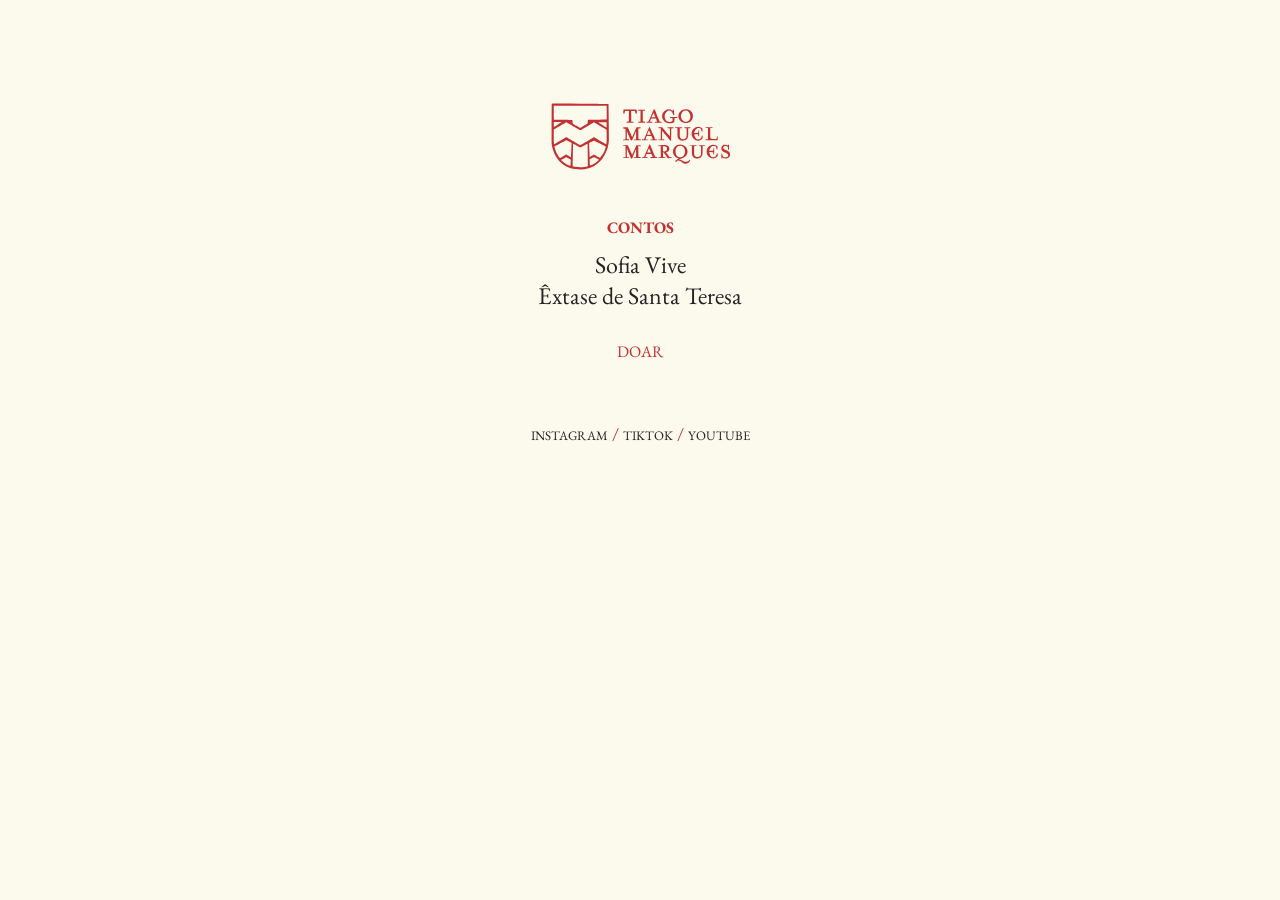
<file: index.html>
<!DOCTYPE html>
<html lang="en">
  <head>
    <meta charset="UTF-8" />
    <meta name="viewport" content="width=device-width, initial-scale=1.0" />
    <link rel="stylesheet" href="style.css" />
    <link href="https://fonts.googleapis.com/css2?family=EB+Garamond&display=swap" rel="stylesheet">
    <link rel="icon" href="tmm_icon.png" type="image/png">
    <title>Tiago Manuel Marques</title>
  </head>
  <body>
    <header>
      <img src="tmm.svg" class="logo">
    </header>
    <div class="container">
      <h1>Contos</h1>
      <a href="sofia.html">Sofia Vive</a>
      <a href="teresa.html">Êxtase de Santa Teresa</a>
    </div>
    <!--> 
    <div class="spacer"></div>
    <div class="container" id="doar">
      <a href="https://buy.stripe.com/00w6oAdkIalo17FaYL8AE00">Doar</a>
    </div>
    </!-->
      <div class="spacer"></div>
      <footer>
      <a href="https://instagram.com/tiagomanuscrito" target="_blank">Instagram</a> /
      <a href="https://www.tiktok.com/@tiagomanuscrito" target="_blank">Tiktok</a> /
      <a href="https://www.youtube.com/@tiagomanuscrito" target="_blank">youtube</a>
    </footer>

  </body>
</html>
</file>
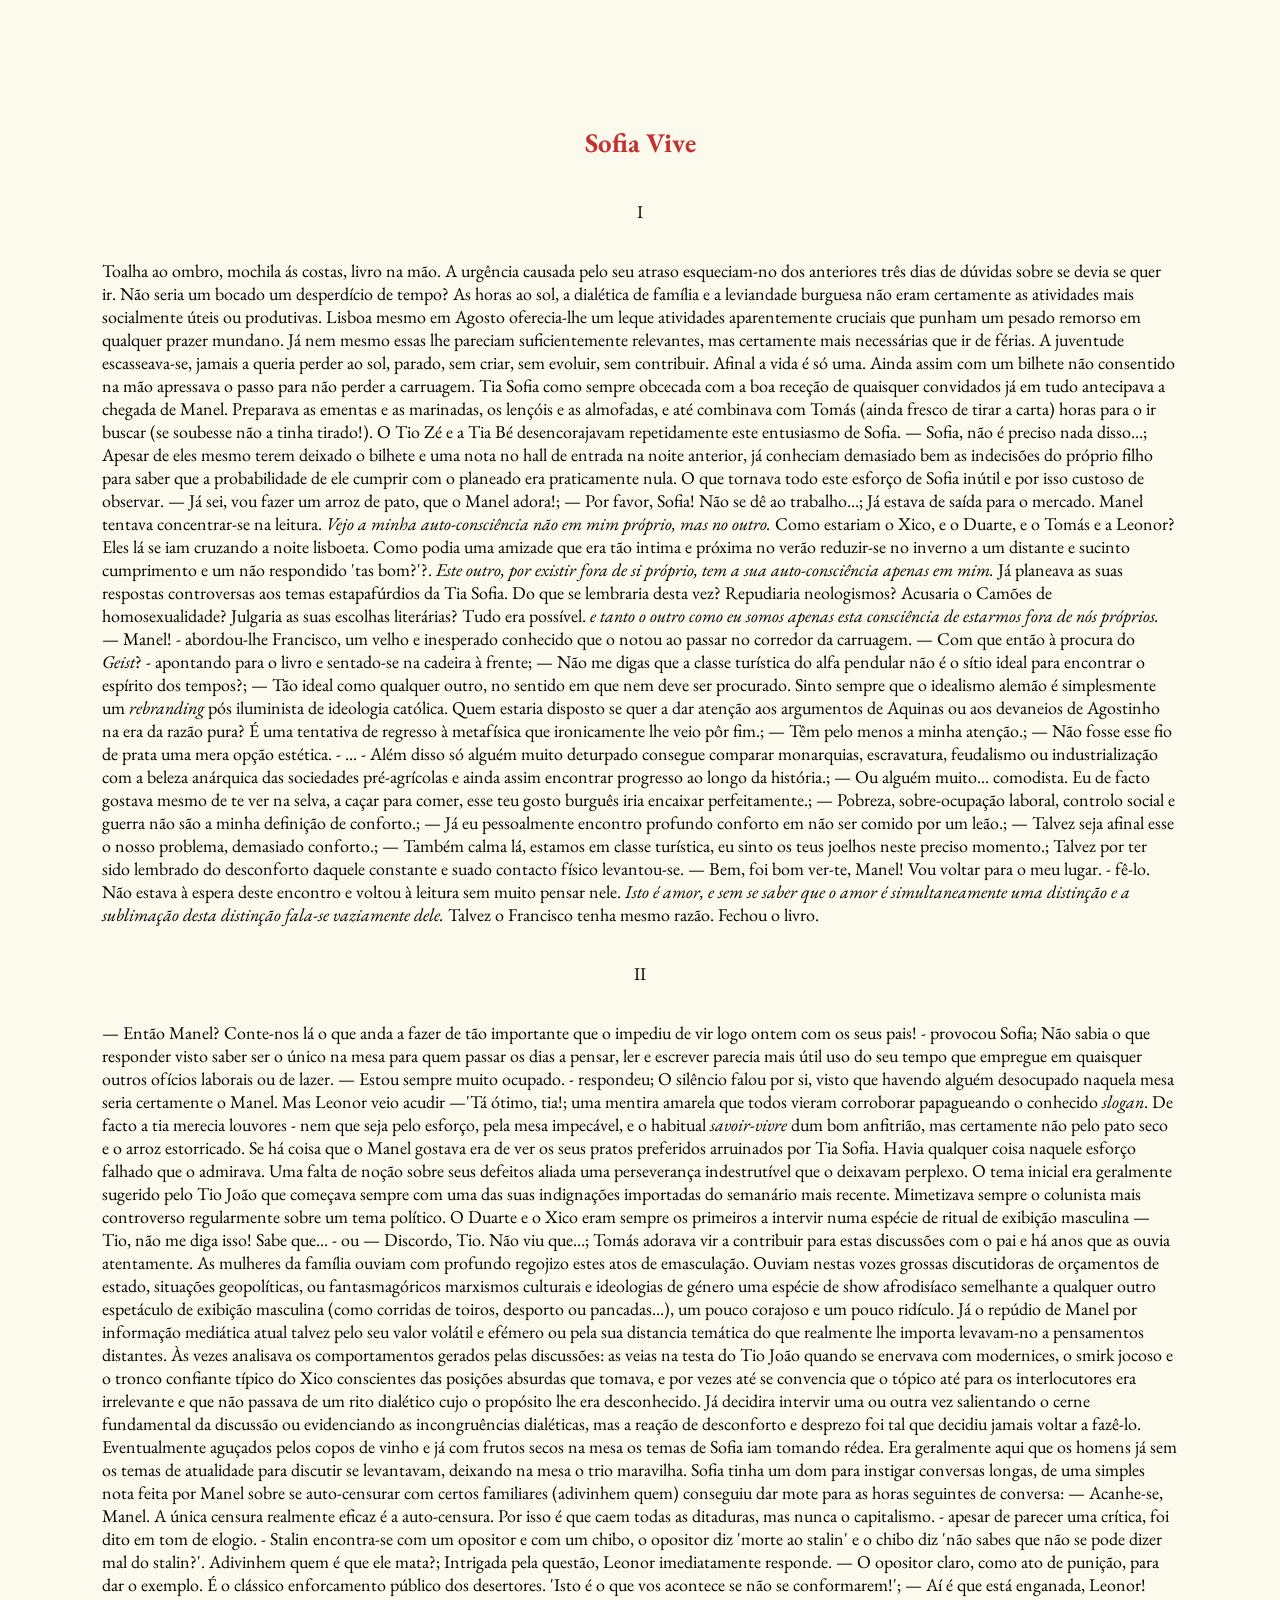
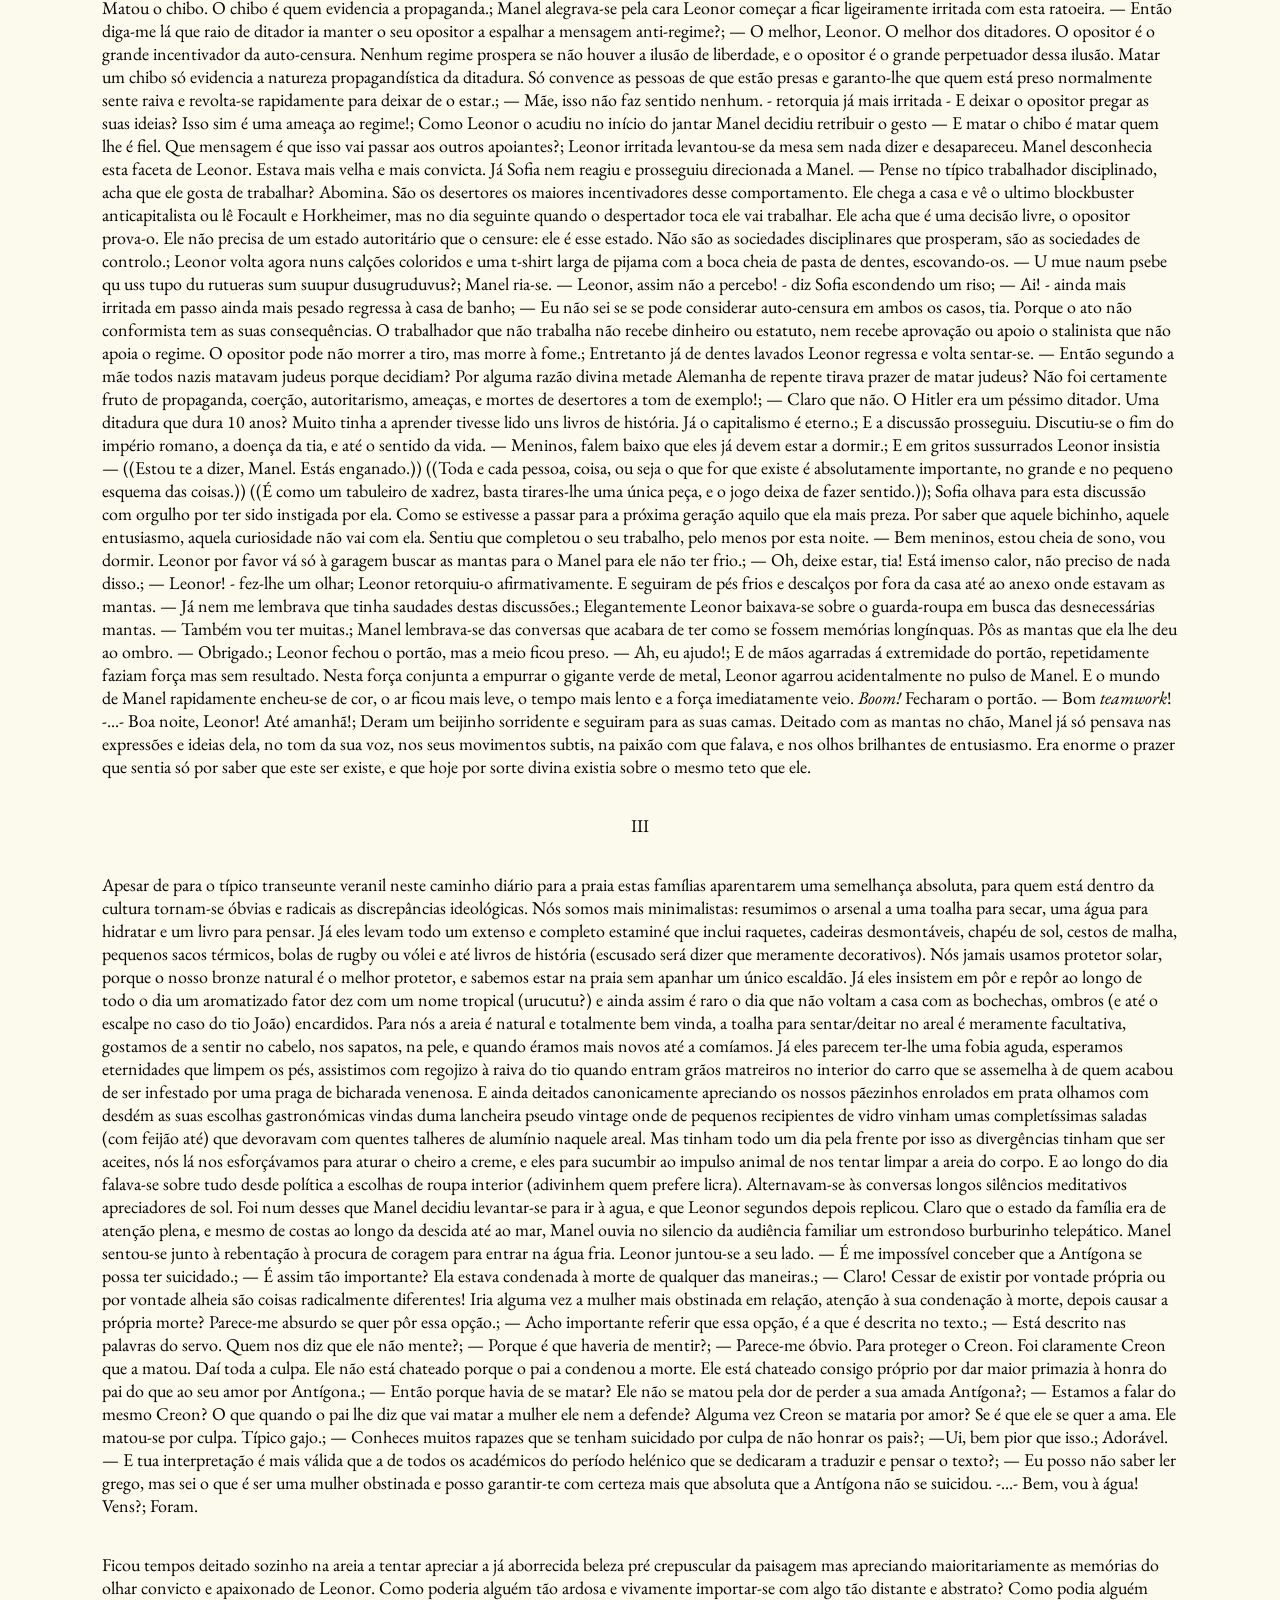
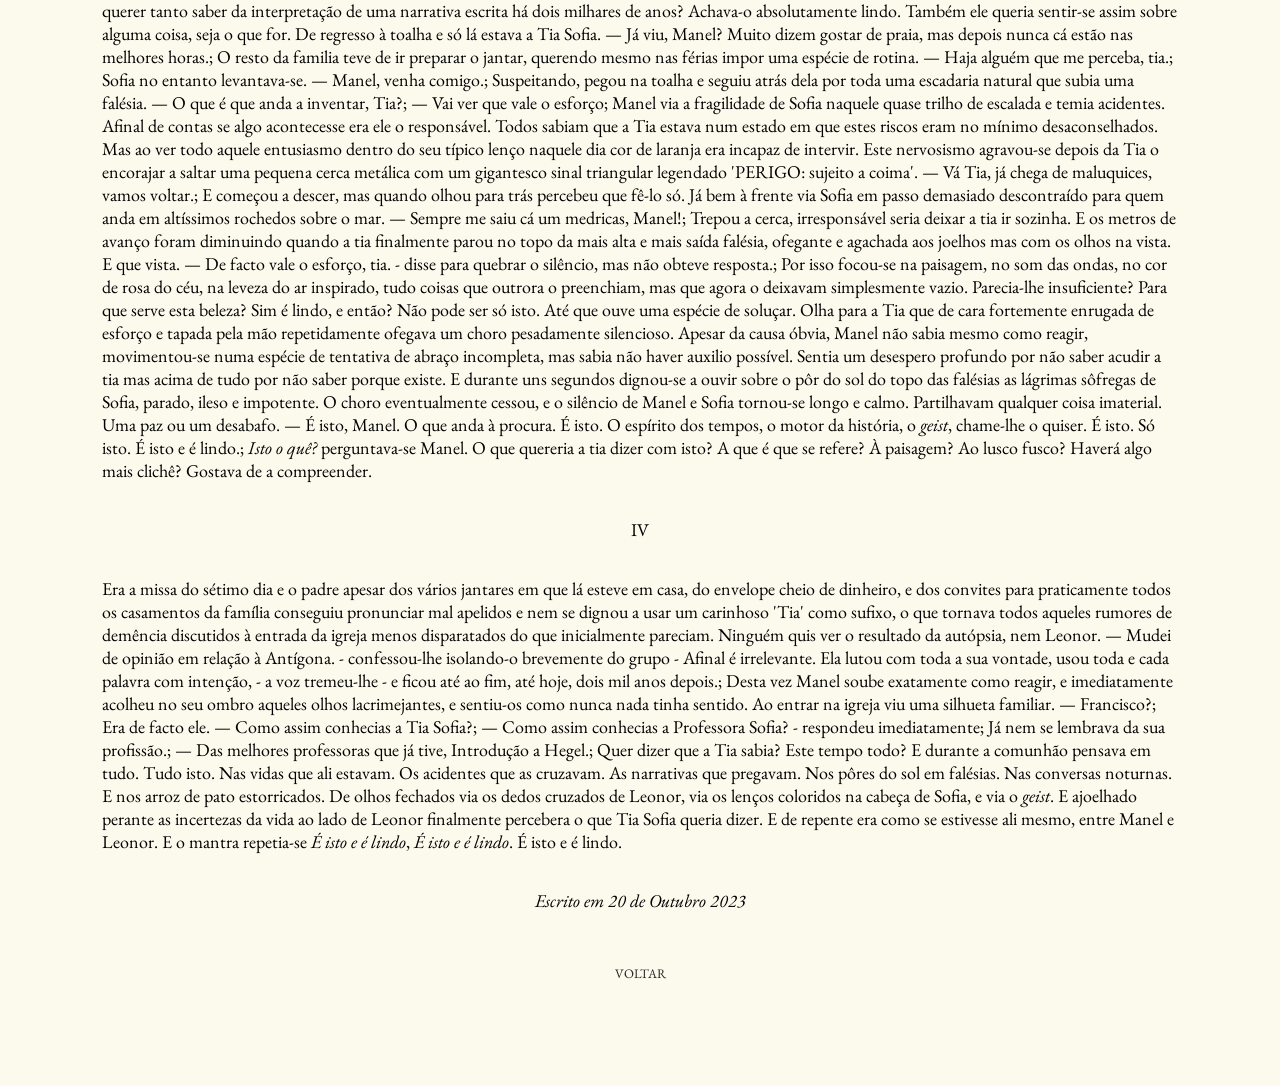
<file: sofia.html>
<!DOCTYPE html>
<html lang="en">
  <head>
    <meta charset="UTF-8" />
    <meta name="viewport" content="width=device-width, initial-scale=1.0" />
    <link rel="stylesheet" href="style.css" />
    <link
      href="https://fonts.googleapis.com/css2?family=EB+Garamond&display=swap"
      rel="stylesheet"
    />
    <title>Sofia Vive</title>
  </head>
  <body style="color: rgb(0, 0, 0)">
    <h2 style="color: rgb(195, 50, 50)">Sofia Vive</h2>
    <p>I</p>
    <p>
      Toalha ao ombro, mochila ás costas, livro na mão. A urgência causada pelo
      seu atraso esqueciam-no dos anteriores três dias de dúvidas sobre se devia
      se quer ir. Não seria um bocado um desperdício de tempo? As horas ao sol,
      a dialética de família e a leviandade burguesa não eram certamente as
      atividades mais socialmente úteis ou produtivas. Lisboa mesmo em Agosto
      oferecia-lhe um leque atividades aparentemente cruciais que punham um
      pesado remorso em qualquer prazer mundano. Já nem mesmo essas lhe pareciam
      suficientemente relevantes, mas certamente mais necessárias que ir de
      férias. A juventude escasseava-se, jamais a queria perder ao sol, parado,
      sem criar, sem evoluir, sem contribuir. Afinal a vida é só uma. Ainda
      assim com um bilhete não consentido na mão apressava o passo para não
      perder a carruagem. Tia Sofia como sempre obcecada com a boa receção de
      quaisquer convidados já em tudo antecipava a chegada de Manel. Preparava
      as ementas e as marinadas, os lençóis e as almofadas, e até combinava com
      Tomás (ainda fresco de tirar a carta) horas para o ir buscar (se soubesse
      não a tinha tirado!). O Tio Zé e a Tia Bé desencorajavam repetidamente
      este entusiasmo de Sofia. — Sofia, não é preciso nada disso...; Apesar de
      eles mesmo terem deixado o bilhete e uma nota no hall de entrada na noite
      anterior, já conheciam demasiado bem as indecisões do próprio filho para
      saber que a probabilidade de ele cumprir com o planeado era praticamente
      nula. O que tornava todo este esforço de Sofia inútil e por isso custoso
      de observar. — Já sei, vou fazer um arroz de pato, que o Manel adora!; —
      Por favor, Sofia! Não se dê ao trabalho...; Já estava de saída para o
      mercado. Manel tentava concentrar-se na leitura.
      <em>Vejo a minha auto-consciência não em mim próprio, mas no outro.</em>
      Como estariam o Xico, e o Duarte, e o Tomás e a Leonor? Eles lá se iam
      cruzando a noite lisboeta. Como podia uma amizade que era tão intima e
      próxima no verão reduzir-se no inverno a um distante e sucinto cumprimento
      e um não respondido &#39;tas bom?&#39;?.
      <em
        >Este outro, por existir fora de si próprio, tem a sua auto-consciência
        apenas em mim.</em
      >
      Já planeava as suas respostas controversas aos temas estapafúrdios da Tia
      Sofia. Do que se lembraria desta vez? Repudiaria neologismos? Acusaria o
      Camões de homosexualidade? Julgaria as suas escolhas literárias? Tudo era
      possível.
      <em
        >e tanto o outro como eu somos apenas esta consciência de estarmos fora
        de nós próprios.</em
      >
      — Manel! - abordou-lhe Francisco, um velho e inesperado conhecido que o
      notou ao passar no corredor da carruagem. — Com que então à procura do
      <em>Geist</em>? - apontando para o livro e sentado-se na cadeira à frente;
      — Não me digas que a classe turística do alfa pendular não é o sítio ideal
      para encontrar o espírito dos tempos?; — Tão ideal como qualquer outro, no
      sentido em que nem deve ser procurado. Sinto sempre que o idealismo alemão
      é simplesmente um <em>rebranding</em> pós iluminista de ideologia
      católica. Quem estaria disposto se quer a dar atenção aos argumentos de
      Aquinas ou aos devaneios de Agostinho na era da razão pura? É uma
      tentativa de regresso à metafísica que ironicamente lhe veio pôr fim.; —
      Têm pelo menos a minha atenção.; — Não fosse esse fio de prata uma mera
      opção estética. - ... - Além disso só alguém muito deturpado consegue
      comparar monarquias, escravatura, feudalismo ou industrialização com a
      beleza anárquica das sociedades pré-agrícolas e ainda assim encontrar
      progresso ao longo da história.; — Ou alguém muito... comodista. Eu de
      facto gostava mesmo de te ver na selva, a caçar para comer, esse teu gosto
      burguês iria encaixar perfeitamente.; — Pobreza, sobre-ocupação laboral,
      controlo social e guerra não são a minha definição de conforto.; — Já eu
      pessoalmente encontro profundo conforto em não ser comido por um leão.; —
      Talvez seja afinal esse o nosso problema, demasiado conforto.; — Também
      calma lá, estamos em classe turística, eu sinto os teus joelhos neste
      preciso momento.; Talvez por ter sido lembrado do desconforto daquele
      constante e suado contacto físico levantou-se. — Bem, foi bom ver-te,
      Manel! Vou voltar para o meu lugar. - fê-lo. Não estava à espera deste
      encontro e voltou à leitura sem muito pensar nele.
      <em
        >Isto é amor, e sem se saber que o amor é simultaneamente uma distinção
        e a sublimação desta distinção fala-se vaziamente dele.</em
      >
      Talvez o Francisco tenha mesmo razão. Fechou o livro.
    </p>
    <p>II</p>
    <p>
      — Então Manel? Conte-nos lá o que anda a fazer de tão importante que o
      impediu de vir logo ontem com os seus pais! - provocou Sofia; Não sabia o
      que responder visto saber ser o único na mesa para quem passar os dias a
      pensar, ler e escrever parecia mais útil uso do seu tempo que empregue em
      quaisquer outros ofícios laborais ou de lazer. — Estou sempre muito
      ocupado. - respondeu; O silêncio falou por si, visto que havendo alguém
      desocupado naquela mesa seria certamente o Manel. Mas Leonor veio acudir
      —&#39;Tá ótimo, tia!; uma mentira amarela que todos vieram corroborar
      papagueando o conhecido <em>slogan</em>. De facto a tia merecia louvores -
      nem que seja pelo esforço, pela mesa impecável, e o habitual
      <em>savoir-vivre</em> dum bom anfitrião, mas certamente não pelo pato seco
      e o arroz estorricado. Se há coisa que o Manel gostava era de ver os seus
      pratos preferidos arruinados por Tia Sofia. Havia qualquer coisa naquele
      esforço falhado que o admirava. Uma falta de noção sobre seus defeitos
      aliada uma perseverança indestrutível que o deixavam perplexo. O tema
      inicial era geralmente sugerido pelo Tio João que começava sempre com uma
      das suas indignações importadas do semanário mais recente. Mimetizava
      sempre o colunista mais controverso regularmente sobre um tema político. O
      Duarte e o Xico eram sempre os primeiros a intervir numa espécie de ritual
      de exibição masculina — Tio, não me diga isso! Sabe que... - ou —
      Discordo, Tio. Não viu que...; Tomás adorava vir a contribuir para estas
      discussões com o pai e há anos que as ouvia atentamente. As mulheres da
      família ouviam com profundo regojizo estes atos de emasculação. Ouviam
      nestas vozes grossas discutidoras de orçamentos de estado, situações
      geopolíticas, ou fantasmagóricos marxismos culturais e ideologias de
      género uma espécie de show afrodisíaco semelhante a qualquer outro
      espetáculo de exibição masculina (como corridas de toiros, desporto ou
      pancadas...), um pouco corajoso e um pouco ridículo. Já o repúdio de Manel
      por informação mediática atual talvez pelo seu valor volátil e efémero ou
      pela sua distancia temática do que realmente lhe importa levavam-no a
      pensamentos distantes. Às vezes analisava os comportamentos gerados pelas
      discussões: as veias na testa do Tio João quando se enervava com
      modernices, o smirk jocoso e o tronco confiante típico do Xico conscientes
      das posições absurdas que tomava, e por vezes até se convencia que o
      tópico até para os interlocutores era irrelevante e que não passava de um
      rito dialético cujo o propósito lhe era desconhecido. Já decidira intervir
      uma ou outra vez salientando o cerne fundamental da discussão ou
      evidenciando as incongruências dialéticas, mas a reação de desconforto e
      desprezo foi tal que decidiu jamais voltar a fazê-lo. Eventualmente
      aguçados pelos copos de vinho e já com frutos secos na mesa os temas de
      Sofia iam tomando rédea. Era geralmente aqui que os homens já sem os temas
      de atualidade para discutir se levantavam, deixando na mesa o trio
      maravilha. Sofia tinha um dom para instigar conversas longas, de uma
      simples nota feita por Manel sobre se auto-censurar com certos familiares
      (adivinhem quem) conseguiu dar mote para as horas seguintes de conversa: —
      Acanhe-se, Manel. A única censura realmente eficaz é a auto-censura. Por
      isso é que caem todas as ditaduras, mas nunca o capitalismo. - apesar de
      parecer uma crítica, foi dito em tom de elogio. - Stalin encontra-se com
      um opositor e com um chibo, o opositor diz &#39;morte ao stalin&#39; e o
      chibo diz &#39;não sabes que não se pode dizer mal do stalin?&#39;.
      Adivinhem quem é que ele mata?; Intrigada pela questão, Leonor
      imediatamente responde. — O opositor claro, como ato de punição, para dar
      o exemplo. É o clássico enforcamento público dos desertores. &#39;Isto é o
      que vos acontece se não se conformarem!&#39;; — Aí é que está enganada,
      Leonor! Matou o chibo. O chibo é quem evidencia a propaganda.; Manel
      alegrava-se pela cara Leonor começar a ficar ligeiramente irritada com
      esta ratoeira. — Então diga-me lá que raio de ditador ia manter o seu
      opositor a espalhar a mensagem anti-regime?; — O melhor, Leonor. O melhor
      dos ditadores. O opositor é o grande incentivador da auto-censura. Nenhum
      regime prospera se não houver a ilusão de liberdade, e o opositor é o
      grande perpetuador dessa ilusão. Matar um chibo só evidencia a natureza
      propagandística da ditadura. Só convence as pessoas de que estão presas e
      garanto-lhe que quem está preso normalmente sente raiva e revolta-se
      rapidamente para deixar de o estar.; — Mãe, isso não faz sentido nenhum. -
      retorquia já mais irritada - E deixar o opositor pregar as suas ideias?
      Isso sim é uma ameaça ao regime!; Como Leonor o acudiu no início do jantar
      Manel decidiu retribuir o gesto — E matar o chibo é matar quem lhe é fiel.
      Que mensagem é que isso vai passar aos outros apoiantes?; Leonor irritada
      levantou-se da mesa sem nada dizer e desapareceu. Manel desconhecia esta
      faceta de Leonor. Estava mais velha e mais convicta. Já Sofia nem reagiu e
      prosseguiu direcionada a Manel. — Pense no típico trabalhador
      disciplinado, acha que ele gosta de trabalhar? Abomina. São os desertores
      os maiores incentivadores desse comportamento. Ele chega a casa e vê o
      ultimo blockbuster anticapitalista ou lê Focault e Horkheimer, mas no dia
      seguinte quando o despertador toca ele vai trabalhar. Ele acha que é uma
      decisão livre, o opositor prova-o. Ele não precisa de um estado
      autoritário que o censure: ele é esse estado. Não são as sociedades
      disciplinares que prosperam, são as sociedades de controlo.; Leonor volta
      agora nuns calções coloridos e uma t-shirt larga de pijama com a boca
      cheia de pasta de dentes, escovando-os. — U mue naum psebe qu uss tupo du
      rutueras sum suupur dusugruduvus?; Manel ria-se. — Leonor, assim não a
      percebo! - diz Sofia escondendo um riso; — Ai! - ainda mais irritada em
      passo ainda mais pesado regressa à casa de banho; — Eu não sei se se pode
      considerar auto-censura em ambos os casos, tia. Porque o ato não
      conformista tem as suas consequências. O trabalhador que não trabalha não
      recebe dinheiro ou estatuto, nem recebe aprovação ou apoio o stalinista
      que não apoia o regime. O opositor pode não morrer a tiro, mas morre à
      fome.; Entretanto já de dentes lavados Leonor regressa e volta sentar-se.
      — Então segundo a mãe todos nazis matavam judeus porque decidiam? Por
      alguma razão divina metade Alemanha de repente tirava prazer de matar
      judeus? Não foi certamente fruto de propaganda, coerção, autoritarismo,
      ameaças, e mortes de desertores a tom de exemplo!; — Claro que não. O
      Hitler era um péssimo ditador. Uma ditadura que dura 10 anos? Muito tinha
      a aprender tivesse lido uns livros de história. Já o capitalismo é
      eterno.; E a discussão prosseguiu. Discutiu-se o fim do império romano, a
      doença da tia, e até o sentido da vida. — Meninos, falem baixo que eles já
      devem estar a dormir.; E em gritos sussurrados Leonor insistia — ((Estou
      te a dizer, Manel. Estás enganado.)) ((Toda e cada pessoa, coisa, ou seja
      o que for que existe é absolutamente importante, no grande e no pequeno
      esquema das coisas.)) ((É como um tabuleiro de xadrez, basta tirares-lhe
      uma única peça, e o jogo deixa de fazer sentido.)); Sofia olhava para esta
      discussão com orgulho por ter sido instigada por ela. Como se estivesse a
      passar para a próxima geração aquilo que ela mais preza. Por saber que
      aquele bichinho, aquele entusiasmo, aquela curiosidade não vai com ela.
      Sentiu que completou o seu trabalho, pelo menos por esta noite. — Bem
      meninos, estou cheia de sono, vou dormir. Leonor por favor vá só à garagem
      buscar as mantas para o Manel para ele não ter frio.; — Oh, deixe estar,
      tia! Está imenso calor, não preciso de nada disso.; — Leonor! - fez-lhe um
      olhar; Leonor retorquiu-o afirmativamente. E seguiram de pés frios e
      descalços por fora da casa até ao anexo onde estavam as mantas. — Já nem
      me lembrava que tinha saudades destas discussões.; Elegantemente Leonor
      baixava-se sobre o guarda-roupa em busca das desnecessárias mantas. —
      Também vou ter muitas.; Manel lembrava-se das conversas que acabara de ter
      como se fossem memórias longínquas. Pôs as mantas que ela lhe deu ao
      ombro. — Obrigado.; Leonor fechou o portão, mas a meio ficou preso. — Ah,
      eu ajudo!; E de mãos agarradas á extremidade do portão, repetidamente
      faziam força mas sem resultado. Nesta força conjunta a empurrar o gigante
      verde de metal, Leonor agarrou acidentalmente no pulso de Manel. E o mundo
      de Manel rapidamente encheu-se de cor, o ar ficou mais leve, o tempo mais
      lento e a força imediatamente veio. <em>Boom!</em> Fecharam o portão. —
      Bom <em>teamwork</em>! -...- Boa noite, Leonor! Até amanhã!; Deram um
      beijinho sorridente e seguiram para as suas camas. Deitado com as mantas
      no chão, Manel já só pensava nas expressões e ideias dela, no tom da sua
      voz, nos seus movimentos subtis, na paixão com que falava, e nos olhos
      brilhantes de entusiasmo. Era enorme o prazer que sentia só por saber que
      este ser existe, e que hoje por sorte divina existia sobre o mesmo teto
      que ele.
    </p>
    <p>III</p>
    <p>
      Apesar de para o típico transeunte veranil neste caminho diário para a
      praia estas famílias aparentarem uma semelhança absoluta, para quem está
      dentro da cultura tornam-se óbvias e radicais as discrepâncias
      ideológicas. Nós somos mais minimalistas: resumimos o arsenal a uma toalha
      para secar, uma água para hidratar e um livro para pensar. Já eles levam
      todo um extenso e completo estaminé que inclui raquetes, cadeiras
      desmontáveis, chapéu de sol, cestos de malha, pequenos sacos térmicos,
      bolas de rugby ou vólei e até livros de história (escusado será dizer que
      meramente decorativos). Nós jamais usamos protetor solar, porque o nosso
      bronze natural é o melhor protetor, e sabemos estar na praia sem apanhar
      um único escaldão. Já eles insistem em pôr e repôr ao longo de todo o dia
      um aromatizado fator dez com um nome tropical (urucutu?) e ainda assim é
      raro o dia que não voltam a casa com as bochechas, ombros (e até o escalpe
      no caso do tio João) encardidos. Para nós a areia é natural e totalmente
      bem vinda, a toalha para sentar/deitar no areal é meramente facultativa,
      gostamos de a sentir no cabelo, nos sapatos, na pele, e quando éramos mais
      novos até a comíamos. Já eles parecem ter-lhe uma fobia aguda, esperamos
      eternidades que limpem os pés, assistimos com regojizo à raiva do tio
      quando entram grãos matreiros no interior do carro que se assemelha à de
      quem acabou de ser infestado por uma praga de bicharada venenosa. E ainda
      deitados canonicamente apreciando os nossos pãezinhos enrolados em prata
      olhamos com desdém as suas escolhas gastronómicas vindas duma lancheira
      pseudo vintage onde de pequenos recipientes de vidro vinham umas
      completíssimas saladas (com feijão até) que devoravam com quentes talheres
      de alumínio naquele areal. Mas tinham todo um dia pela frente por isso as
      divergências tinham que ser aceites, nós lá nos esforçávamos para aturar o
      cheiro a creme, e eles para sucumbir ao impulso animal de nos tentar
      limpar a areia do corpo. E ao longo do dia falava-se sobre tudo desde
      política a escolhas de roupa interior (adivinhem quem prefere licra).
      Alternavam-se às conversas longos silêncios meditativos apreciadores de
      sol. Foi num desses que Manel decidiu levantar-se para ir à agua, e que
      Leonor segundos depois replicou. Claro que o estado da família era de
      atenção plena, e mesmo de costas ao longo da descida até ao mar, Manel
      ouvia no silencio da audiência familiar um estrondoso burburinho
      telepático. Manel sentou-se junto à rebentação à procura de coragem para
      entrar na água fria. Leonor juntou-se a seu lado. — É me impossível
      conceber que a Antígona se possa ter suicidado.; — É assim tão importante?
      Ela estava condenada à morte de qualquer das maneiras.; — Claro! Cessar de
      existir por vontade própria ou por vontade alheia são coisas radicalmente
      diferentes! Iria alguma vez a mulher mais obstinada em relação, atenção à
      sua condenação à morte, depois causar a própria morte? Parece-me absurdo
      se quer pôr essa opção.; — Acho importante referir que essa opção, é a que
      é descrita no texto.; — Está descrito nas palavras do servo. Quem nos diz
      que ele não mente?; — Porque é que haveria de mentir?; — Parece-me óbvio.
      Para proteger o Creon. Foi claramente Creon que a matou. Daí toda a culpa.
      Ele não está chateado porque o pai a condenou a morte. Ele está chateado
      consigo próprio por dar maior primazia à honra do pai do que ao seu amor
      por Antígona.; — Então porque havia de se matar? Ele não se matou pela dor
      de perder a sua amada Antígona?; — Estamos a falar do mesmo Creon? O que
      quando o pai lhe diz que vai matar a mulher ele nem a defende? Alguma vez
      Creon se mataria por amor? Se é que ele se quer a ama. Ele matou-se por
      culpa. Típico gajo.; — Conheces muitos rapazes que se tenham suicidado por
      culpa de não honrar os pais?; —Ui, bem pior que isso.; Adorável. — E tua
      interpretação é mais válida que a de todos os académicos do período
      helénico que se dedicaram a traduzir e pensar o texto?; — Eu posso não
      saber ler grego, mas sei o que é ser uma mulher obstinada e posso
      garantir-te com certeza mais que absoluta que a Antígona não se suicidou.
      -...- Bem, vou à água! Vens?; Foram.
    </p>
    <p>
      Ficou tempos deitado sozinho na areia a tentar apreciar a já aborrecida
      beleza pré crepuscular da paisagem mas apreciando maioritariamente as
      memórias do olhar convicto e apaixonado de Leonor. Como poderia alguém tão
      ardosa e vivamente importar-se com algo tão distante e abstrato? Como
      podia alguém querer tanto saber da interpretação de uma narrativa escrita
      há dois milhares de anos? Achava-o absolutamente lindo. Também ele queria
      sentir-se assim sobre alguma coisa, seja o que for. De regresso à toalha e
      só lá estava a Tia Sofia. — Já viu, Manel? Muito dizem gostar de praia,
      mas depois nunca cá estão nas melhores horas.; O resto da familia teve de
      ir preparar o jantar, querendo mesmo nas férias impor uma espécie de
      rotina. — Haja alguém que me perceba, tia.; Sofia no entanto levantava-se.
      — Manel, venha comigo.; Suspeitando, pegou na toalha e seguiu atrás dela
      por toda uma escadaria natural que subia uma falésia. — O que é que anda a
      inventar, Tia?; — Vai ver que vale o esforço; Manel via a fragilidade de
      Sofia naquele quase trilho de escalada e temia acidentes. Afinal de contas
      se algo acontecesse era ele o responsável. Todos sabiam que a Tia estava
      num estado em que estes riscos eram no mínimo desaconselhados. Mas ao ver
      todo aquele entusiasmo dentro do seu típico lenço naquele dia cor de
      laranja era incapaz de intervir. Este nervosismo agravou-se depois da Tia
      o encorajar a saltar uma pequena cerca metálica com um gigantesco sinal
      triangular legendado &#39;PERIGO: sujeito a coima&#39;. — Vá Tia, já chega
      de maluquices, vamos voltar.; E começou a descer, mas quando olhou para
      trás percebeu que fê-lo só. Já bem à frente via Sofia em passo demasiado
      descontraído para quem anda em altíssimos rochedos sobre o mar. — Sempre
      me saiu cá um medricas, Manel!; Trepou a cerca, irresponsável seria deixar
      a tia ir sozinha. E os metros de avanço foram diminuindo quando a tia
      finalmente parou no topo da mais alta e mais saída falésia, ofegante e
      agachada aos joelhos mas com os olhos na vista. E que vista. — De facto
      vale o esforço, tia. - disse para quebrar o silêncio, mas não obteve
      resposta.; Por isso focou-se na paisagem, no som das ondas, no cor de rosa
      do céu, na leveza do ar inspirado, tudo coisas que outrora o preenchiam,
      mas que agora o deixavam simplesmente vazio. Parecia-lhe insuficiente?
      Para que serve esta beleza? Sim é lindo, e então? Não pode ser só isto.
      Até que ouve uma espécie de soluçar. Olha para a Tia que de cara
      fortemente enrugada de esforço e tapada pela mão repetidamente ofegava um
      choro pesadamente silencioso. Apesar da causa óbvia, Manel não sabia mesmo
      como reagir, movimentou-se numa espécie de tentativa de abraço incompleta,
      mas sabia não haver auxilio possível. Sentia um desespero profundo por não
      saber acudir a tia mas acima de tudo por não saber porque existe. E
      durante uns segundos dignou-se a ouvir sobre o pôr do sol do topo das
      falésias as lágrimas sôfregas de Sofia, parado, ileso e impotente. O choro
      eventualmente cessou, e o silêncio de Manel e Sofia tornou-se longo e
      calmo. Partilhavam qualquer coisa imaterial. Uma paz ou um desabafo. — É
      isto, Manel. O que anda à procura. É isto. O espírito dos tempos, o motor
      da história, o <em>geist</em>, chame-lhe o quiser. É isto. Só isto. É isto
      e é lindo.; <em>Isto o quê?</em> perguntava-se Manel. O que quereria a tia
      dizer com isto? A que é que se refere? À paisagem? Ao lusco fusco? Haverá
      algo mais clichê? Gostava de a compreender.
    </p>
    <p>IV</p>
    <p>
      Era a missa do sétimo dia e o padre apesar dos vários jantares em que lá
      esteve em casa, do envelope cheio de dinheiro, e dos convites para
      praticamente todos os casamentos da família conseguiu pronunciar mal
      apelidos e nem se dignou a usar um carinhoso &#39;Tia&#39; como sufixo, o
      que tornava todos aqueles rumores de demência discutidos à entrada da
      igreja menos disparatados do que inicialmente pareciam. Ninguém quis ver o
      resultado da autópsia, nem Leonor. — Mudei de opinião em relação à
      Antígona. - confessou-lhe isolando-o brevemente do grupo - Afinal é
      irrelevante. Ela lutou com toda a sua vontade, usou toda e cada palavra
      com intenção, - a voz tremeu-lhe - e ficou até ao fim, até hoje, dois mil
      anos depois.; Desta vez Manel soube exatamente como reagir, e
      imediatamente acolheu no seu ombro aqueles olhos lacrimejantes, e
      sentiu-os como nunca nada tinha sentido. Ao entrar na igreja viu uma
      silhueta familiar. — Francisco?; Era de facto ele. — Como assim conhecias
      a Tia Sofia?; — Como assim conhecias a Professora Sofia? - respondeu
      imediatamente; Já nem se lembrava da sua profissão.; — Das melhores
      professoras que já tive, Introdução a Hegel.; Quer dizer que a Tia sabia?
      Este tempo todo? E durante a comunhão pensava em tudo. Tudo isto. Nas
      vidas que ali estavam. Os acidentes que as cruzavam. As narrativas que
      pregavam. Nos pôres do sol em falésias. Nas conversas noturnas. E nos
      arroz de pato estorricados. De olhos fechados via os dedos cruzados de
      Leonor, via os lenços coloridos na cabeça de Sofia, e via o
      <em>geist</em>. E ajoelhado perante as incertezas da vida ao lado de
      Leonor finalmente percebera o que Tia Sofia queria dizer. E de repente era
      como se estivesse ali mesmo, entre Manel e Leonor. E o mantra repetia-se
      <em>É isto e é lindo</em>, <em>É isto e é lindo</em>. É isto e é lindo.
    </p>

    <p><em>Escrito em 20 de Outubro 2023</em></p>
    <footer>
      <a href="index.html">voltar</a>
    </footer>
  </body>
</html>
</file>
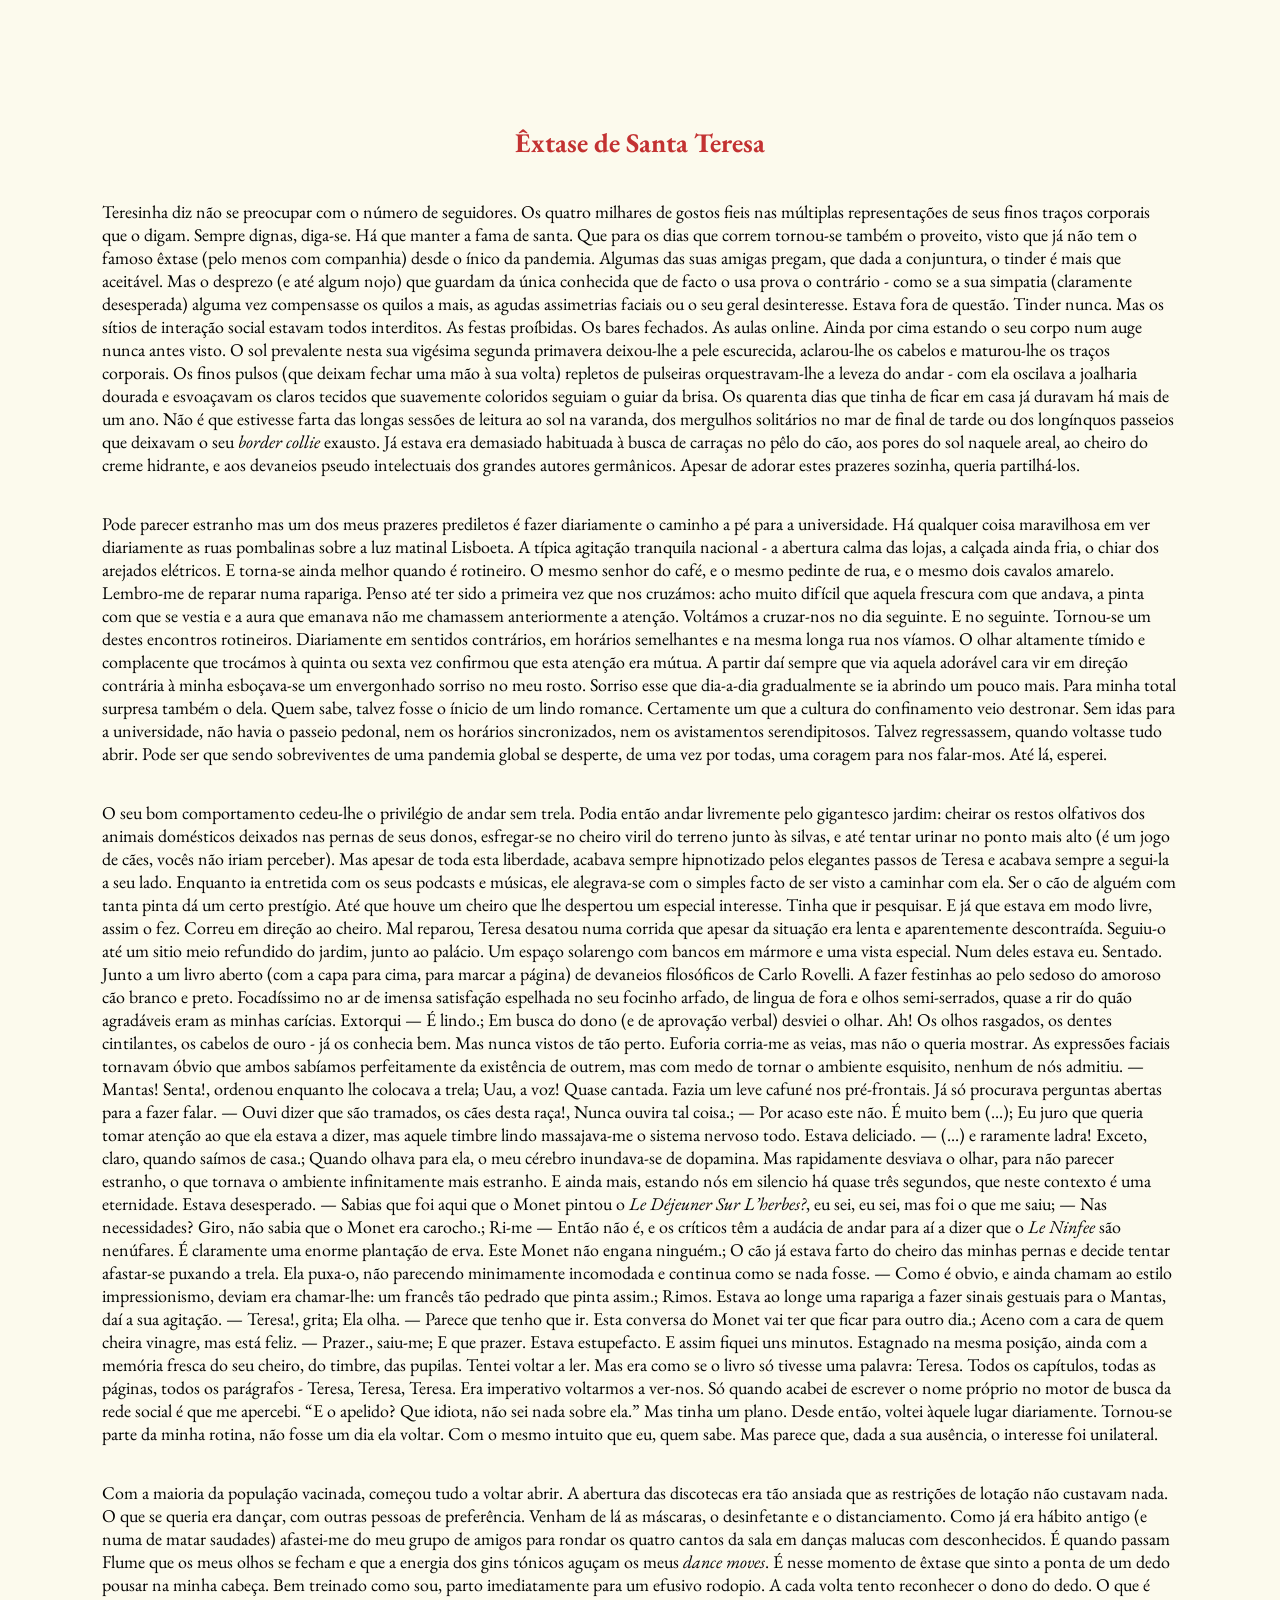
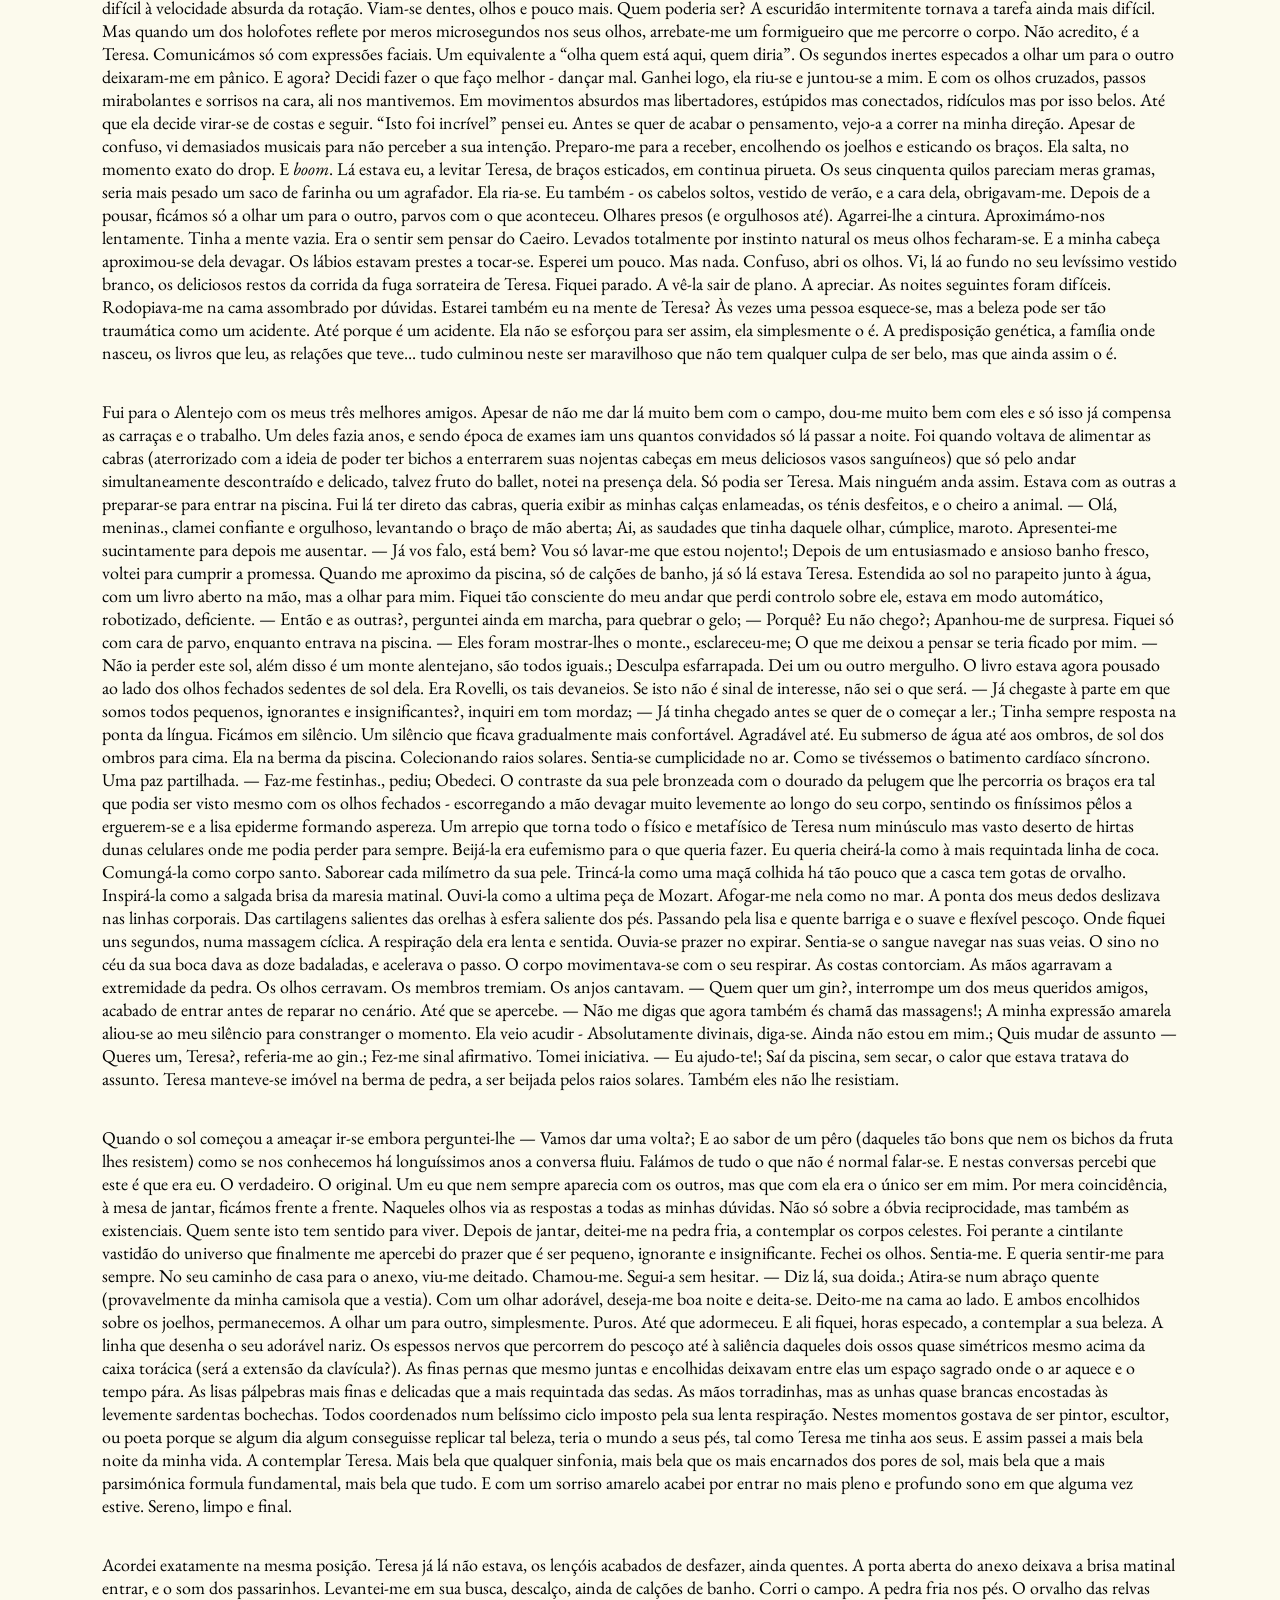
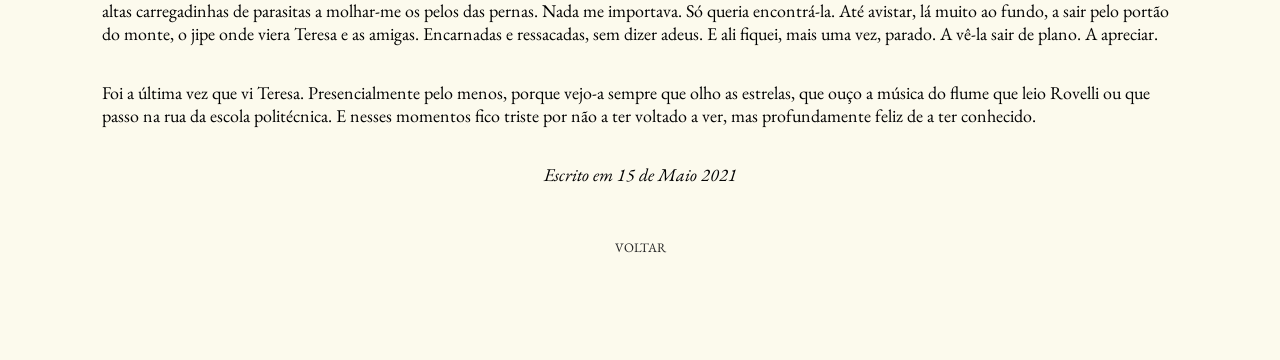
<file: teresa.html>
<!DOCTYPE html>
<html lang="en">
  <head>
    <meta charset="UTF-8" />
    <meta name="viewport" content="width=device-width, initial-scale=1.0" />
    <link rel="stylesheet" href="style.css" />
    <link
      href="https://fonts.googleapis.com/css2?family=EB+Garamond&display=swap"
      rel="stylesheet"
    />
  
  <body style="color: rgb(0, 0, 0)">
    <title>Êxtase de Santa Teresa</title>
  </head>
    <h2 style="color: rgb(195, 50, 50)">Êxtase de Santa Teresa</h2>
    <p>
      Teresinha diz não se preocupar com o número de seguidores. Os quatro
      milhares de gostos fieis nas múltiplas representações de seus finos traços
      corporais que o digam. Sempre dignas, diga-se. Há que manter a fama de
      santa. Que para os dias que correm tornou-se também o proveito, visto que
      já não tem o famoso êxtase (pelo menos com companhia) desde o ínico da
      pandemia. Algumas das suas amigas pregam, que dada a conjuntura, o tinder
      é mais que aceitável. Mas o desprezo (e até algum nojo) que guardam da
      única conhecida que de facto o usa prova o contrário - como se a sua
      simpatia (claramente desesperada) alguma vez compensasse os quilos a mais,
      as agudas assimetrias faciais ou o seu geral desinteresse. Estava fora de
      questão. Tinder nunca. Mas os sítios de interação social estavam todos
      interditos. As festas proíbidas. Os bares fechados. As aulas online. Ainda
      por cima estando o seu corpo num auge nunca antes visto. O sol prevalente
      nesta sua vigésima segunda primavera deixou-lhe a pele escurecida,
      aclarou-lhe os cabelos e maturou-lhe os traços corporais. Os finos pulsos
      (que deixam fechar uma mão à sua volta) repletos de pulseiras
      orquestravam-lhe a leveza do andar - com ela oscilava a joalharia dourada
      e esvoaçavam os claros tecidos que suavemente coloridos seguiam o guiar da
      brisa. Os quarenta dias que tinha de ficar em casa já duravam há mais de
      um ano. Não é que estivesse farta das longas sessões de leitura ao sol na
      varanda, dos mergulhos solitários no mar de final de tarde ou dos
      longínquos passeios que deixavam o seu <em>border collie</em> exausto. Já
      estava era demasiado habituada à busca de carraças no pêlo do cão, aos
      pores do sol naquele areal, ao cheiro do creme hidrante, e aos devaneios
      pseudo intelectuais dos grandes autores germânicos. Apesar de adorar estes
      prazeres sozinha, queria partilhá-los.
    </p>
    <p>
      Pode parecer estranho mas um dos meus prazeres prediletos é fazer
      diariamente o caminho a pé para a universidade. Há qualquer coisa
      maravilhosa em ver diariamente as ruas pombalinas sobre a luz matinal
      Lisboeta. A típica agitação tranquila nacional - a abertura calma das
      lojas, a calçada ainda fria, o chiar dos arejados elétricos. E torna-se
      ainda melhor quando é rotineiro. O mesmo senhor do café, e o mesmo pedinte
      de rua, e o mesmo dois cavalos amarelo. Lembro-me de reparar numa
      rapariga. Penso até ter sido a primeira vez que nos cruzámos: acho muito
      difícil que aquela frescura com que andava, a pinta com que se vestia e a
      aura que emanava não me chamassem anteriormente a atenção. Voltámos a
      cruzar-nos no dia seguinte. E no seguinte. Tornou-se um destes encontros
      rotineiros. Diariamente em sentidos contrários, em horários semelhantes e
      na mesma longa rua nos víamos. O olhar altamente tímido e complacente que
      trocámos à quinta ou sexta vez confirmou que esta atenção era mútua. A
      partir daí sempre que via aquela adorável cara vir em direção contrária à
      minha esboçava-se um envergonhado sorriso no meu rosto. Sorriso esse que
      dia-a-dia gradualmente se ia abrindo um pouco mais. Para minha total
      surpresa também o dela. Quem sabe, talvez fosse o ínicio de um lindo
      romance. Certamente um que a cultura do confinamento veio destronar. Sem
      idas para a universidade, não havia o passeio pedonal, nem os horários
      sincronizados, nem os avistamentos serendipitosos. Talvez regressassem,
      quando voltasse tudo abrir. Pode ser que sendo sobreviventes de uma
      pandemia global se desperte, de uma vez por todas, uma coragem para nos
      falar-mos. Até lá, esperei.
    </p>
    <p>
      O seu bom comportamento cedeu-lhe o privilégio de andar sem trela. Podia
      então andar livremente pelo gigantesco jardim: cheirar os restos olfativos
      dos animais domésticos deixados nas pernas de seus donos, esfregar-se no
      cheiro viril do terreno junto às silvas, e até tentar urinar no ponto mais
      alto (é um jogo de cães, vocês não iriam perceber). Mas apesar de toda
      esta liberdade, acabava sempre hipnotizado pelos elegantes passos de
      Teresa e acabava sempre a segui-la a seu lado. Enquanto ia entretida com
      os seus podcasts e músicas, ele alegrava-se com o simples facto de ser
      visto a caminhar com ela. Ser o cão de alguém com tanta pinta dá um certo
      prestígio. Até que houve um cheiro que lhe despertou um especial
      interesse. Tinha que ir pesquisar. E já que estava em modo livre, assim o
      fez. Correu em direção ao cheiro. Mal reparou, Teresa desatou numa corrida
      que apesar da situação era lenta e aparentemente descontraída. Seguiu-o
      até um sitio meio refundido do jardim, junto ao palácio. Um espaço
      solarengo com bancos em mármore e uma vista especial. Num deles estava eu.
      Sentado. Junto a um livro aberto (com a capa para cima, para marcar a
      página) de devaneios filosóficos de Carlo Rovelli. A fazer festinhas ao
      pelo sedoso do amoroso cão branco e preto. Focadíssimo no ar de imensa
      satisfação espelhada no seu focinho arfado, de lingua de fora e olhos
      semi-serrados, quase a rir do quão agradáveis eram as minhas carícias.
      Extorqui — É lindo.; Em busca do dono (e de aprovação verbal) desviei o
      olhar. Ah! Os olhos rasgados, os dentes cintilantes, os cabelos de ouro -
      já os conhecia bem. Mas nunca vistos de tão perto. Euforia corria-me as
      veias, mas não o queria mostrar. As expressões faciais tornavam óbvio que
      ambos sabíamos perfeitamente da existência de outrem, mas com medo de
      tornar o ambiente esquisito, nenhum de nós admitiu. — Mantas! Senta!,
      ordenou enquanto lhe colocava a trela; Uau, a voz! Quase cantada. Fazia um
      leve cafuné nos pré-frontais. Já só procurava perguntas abertas para a
      fazer falar. — Ouvi dizer que são tramados, os cães desta raça!, Nunca
      ouvira tal coisa.; — Por acaso este não. É muito bem (...); Eu juro que
      queria tomar atenção ao que ela estava a dizer, mas aquele timbre lindo
      massajava-me o sistema nervoso todo. Estava deliciado. — (...) e raramente
      ladra! Exceto, claro, quando saímos de casa.; Quando olhava para ela, o
      meu cérebro inundava-se de dopamina. Mas rapidamente desviava o olhar,
      para não parecer estranho, o que tornava o ambiente infinitamente mais
      estranho. E ainda mais, estando nós em silencio há quase três segundos,
      que neste contexto é uma eternidade. Estava desesperado. — Sabias que foi
      aqui que o Monet pintou o <em>Le Déjeuner Sur L’herbes?</em>, eu sei, eu
      sei, mas foi o que me saiu; — Nas necessidades? Giro, não sabia que o
      Monet era carocho.; Ri-me — Então não é, e os críticos têm a audácia de
      andar para aí a dizer que o <em>Le Ninfee</em> são nenúfares. É claramente
      uma enorme plantação de erva. Este Monet não engana ninguém.; O cão já
      estava farto do cheiro das minhas pernas e decide tentar afastar-se
      puxando a trela. Ela puxa-o, não parecendo minimamente incomodada e
      continua como se nada fosse. — Como é obvio, e ainda chamam ao estilo
      impressionismo, deviam era chamar-lhe: um francês tão pedrado que pinta
      assim.; Rimos. Estava ao longe uma rapariga a fazer sinais gestuais para o
      Mantas, daí a sua agitação. — Teresa!, grita; Ela olha. — Parece que tenho
      que ir. Esta conversa do Monet vai ter que ficar para outro dia.; Aceno
      com a cara de quem cheira vinagre, mas está feliz. — Prazer., saiu-me; E
      que prazer. Estava estupefacto. E assim fiquei uns minutos. Estagnado na
      mesma posição, ainda com a memória fresca do seu cheiro, do timbre, das
      pupilas. Tentei voltar a ler. Mas era como se o livro só tivesse uma
      palavra: Teresa. Todos os capítulos, todas as páginas, todos os parágrafos
      - Teresa, Teresa, Teresa. Era imperativo voltarmos a ver-nos. Só quando
      acabei de escrever o nome próprio no motor de busca da rede social é que
      me apercebi. “E o apelido? Que idiota, não sei nada sobre ela.” Mas tinha
      um plano. Desde então, voltei àquele lugar diariamente. Tornou-se parte da
      minha rotina, não fosse um dia ela voltar. Com o mesmo intuito que eu,
      quem sabe. Mas parece que, dada a sua ausência, o interesse foi
      unilateral.
    </p>
    <p>
      Com a maioria da população vacinada, começou tudo a voltar abrir. A
      abertura das discotecas era tão ansiada que as restrições de lotação não
      custavam nada. O que se queria era dançar, com outras pessoas de
      preferência. Venham de lá as máscaras, o desinfetante e o distanciamento.
      Como já era hábito antigo (e numa de matar saudades) afastei-me do meu
      grupo de amigos para rondar os quatro cantos da sala em danças malucas com
      desconhecidos. É quando passam Flume que os meus olhos se fecham e que a
      energia dos gins tónicos aguçam os meus <em>dance moves</em>. É nesse
      momento de êxtase que sinto a ponta de um dedo pousar na minha cabeça. Bem
      treinado como sou, parto imediatamente para um efusivo rodopio. A cada
      volta tento reconhecer o dono do dedo. O que é difícil à velocidade
      absurda da rotação. Viam-se dentes, olhos e pouco mais. Quem poderia ser?
      A escuridão intermitente tornava a tarefa ainda mais difícil. Mas quando
      um dos holofotes reflete por meros microsegundos nos seus olhos,
      arrebate-me um formigueiro que me percorre o corpo. Não acredito, é a
      Teresa. Comunicámos só com expressões faciais. Um equivalente a “olha quem
      está aqui, quem diria”. Os segundos inertes especados a olhar um para o
      outro deixaram-me em pânico. E agora? Decidi fazer o que faço melhor -
      dançar mal. Ganhei logo, ela riu-se e juntou-se a mim. E com os olhos
      cruzados, passos mirabolantes e sorrisos na cara, ali nos mantivemos. Em
      movimentos absurdos mas libertadores, estúpidos mas conectados, ridículos
      mas por isso belos. Até que ela decide virar-se de costas e seguir. “Isto
      foi incrível” pensei eu. Antes se quer de acabar o pensamento, vejo-a a
      correr na minha direção. Apesar de confuso, vi demasiados musicais para
      não perceber a sua intenção. Preparo-me para a receber, encolhendo os
      joelhos e esticando os braços. Ela salta, no momento exato do drop. E
      <em>boom</em>. Lá estava eu, a levitar Teresa, de braços esticados, em
      continua pirueta. Os seus cinquenta quilos pareciam meras gramas, seria
      mais pesado um saco de farinha ou um agrafador. Ela ria-se. Eu também - os
      cabelos soltos, vestido de verão, e a cara dela, obrigavam-me. Depois de a
      pousar, ficámos só a olhar um para o outro, parvos com o que aconteceu.
      Olhares presos (e orgulhosos até). Agarrei-lhe a cintura. Aproximámo-nos
      lentamente. Tinha a mente vazia. Era o sentir sem pensar do Caeiro.
      Levados totalmente por instinto natural os meus olhos fecharam-se. E a
      minha cabeça aproximou-se dela devagar. Os lábios estavam prestes a
      tocar-se. Esperei um pouco. Mas nada. Confuso, abri os olhos. Vi, lá ao
      fundo no seu levíssimo vestido branco, os deliciosos restos da corrida da
      fuga sorrateira de Teresa. Fiquei parado. A vê-la sair de plano. A
      apreciar. As noites seguintes foram difíceis. Rodopiava-me na cama
      assombrado por dúvidas. Estarei também eu na mente de Teresa? Às vezes uma
      pessoa esquece-se, mas a beleza pode ser tão traumática como um acidente.
      Até porque é um acidente. Ela não se esforçou para ser assim, ela
      simplesmente o é. A predisposição genética, a família onde nasceu, os
      livros que leu, as relações que teve... tudo culminou neste ser
      maravilhoso que não tem qualquer culpa de ser belo, mas que ainda assim o
      é.
    </p>
    <p>
      Fui para o Alentejo com os meus três melhores amigos. Apesar de não me dar
      lá muito bem com o campo, dou-me muito bem com eles e só isso já compensa
      as carraças e o trabalho. Um deles fazia anos, e sendo época de exames iam
      uns quantos convidados só lá passar a noite. Foi quando voltava de
      alimentar as cabras (aterrorizado com a ideia de poder ter bichos a
      enterrarem suas nojentas cabeças em meus deliciosos vasos sanguíneos) que
      só pelo andar simultaneamente descontraído e delicado, talvez fruto do
      ballet, notei na presença dela. Só podia ser Teresa. Mais ninguém anda
      assim. Estava com as outras a preparar-se para entrar na piscina. Fui lá
      ter direto das cabras, queria exibir as minhas calças enlameadas, os ténis
      desfeitos, e o cheiro a animal. — Olá, meninas., clamei confiante e
      orgulhoso, levantando o braço de mão aberta; Ai, as saudades que tinha
      daquele olhar, cúmplice, maroto. Apresentei-me sucintamente para depois me
      ausentar. — Já vos falo, está bem? Vou só lavar-me que estou nojento!;
      Depois de um entusiasmado e ansioso banho fresco, voltei para cumprir a
      promessa. Quando me aproximo da piscina, só de calções de banho, já só lá
      estava Teresa. Estendida ao sol no parapeito junto à água, com um livro
      aberto na mão, mas a olhar para mim. Fiquei tão consciente do meu andar
      que perdi controlo sobre ele, estava em modo automático, robotizado,
      deficiente. — Então e as outras?, perguntei ainda em marcha, para quebrar
      o gelo; — Porquê? Eu não chego?; Apanhou-me de surpresa. Fiquei só com
      cara de parvo, enquanto entrava na piscina. — Eles foram mostrar-lhes o
      monte., esclareceu-me; O que me deixou a pensar se teria ficado por mim. —
      Não ia perder este sol, além disso é um monte alentejano, são todos
      iguais.; Desculpa esfarrapada. Dei um ou outro mergulho. O livro estava
      agora pousado ao lado dos olhos fechados sedentes de sol dela. Era
      Rovelli, os tais devaneios. Se isto não é sinal de interesse, não sei o
      que será. — Já chegaste à parte em que somos todos pequenos, ignorantes e
      insignificantes?, inquiri em tom mordaz; — Já tinha chegado antes se quer
      de o começar a ler.; Tinha sempre resposta na ponta da língua. Ficámos em
      silêncio. Um silêncio que ficava gradualmente mais confortável. Agradável
      até. Eu submerso de água até aos ombros, de sol dos ombros para cima. Ela
      na berma da piscina. Colecionando raios solares. Sentia-se cumplicidade no
      ar. Como se tivéssemos o batimento cardíaco síncrono. Uma paz partilhada.
      — Faz-me festinhas., pediu; Obedeci. O contraste da sua pele bronzeada com
      o dourado da pelugem que lhe percorria os braços era tal que podia ser
      visto mesmo com os olhos fechados - escorregando a mão devagar muito
      levemente ao longo do seu corpo, sentindo os finíssimos pêlos a
      erguerem-se e a lisa epiderme formando aspereza. Um arrepio que torna todo
      o físico e metafísico de Teresa num minúsculo mas vasto deserto de hirtas
      dunas celulares onde me podia perder para sempre. Beijá-la era eufemismo
      para o que queria fazer. Eu queria cheirá-la como à mais requintada linha
      de coca. Comungá-la como corpo santo. Saborear cada milímetro da sua pele.
      Trincá-la como uma maçã colhida há tão pouco que a casca tem gotas de
      orvalho. Inspirá-la como a salgada brisa da maresia matinal. Ouvi-la como
      a ultima peça de Mozart. Afogar-me nela como no mar. A ponta dos meus
      dedos deslizava nas linhas corporais. Das cartilagens salientes das
      orelhas à esfera saliente dos pés. Passando pela lisa e quente barriga e o
      suave e flexível pescoço. Onde fiquei uns segundos, numa massagem cíclica.
      A respiração dela era lenta e sentida. Ouvia-se prazer no expirar.
      Sentia-se o sangue navegar nas suas veias. O sino no céu da sua boca dava
      as doze badaladas, e acelerava o passo. O corpo movimentava-se com o seu
      respirar. As costas contorciam. As mãos agarravam a extremidade da pedra.
      Os olhos cerravam. Os membros tremiam. Os anjos cantavam. — Quem quer um
      gin?, interrompe um dos meus queridos amigos, acabado de entrar antes de
      reparar no cenário. Até que se apercebe. — Não me digas que agora também
      és chamã das massagens!; A minha expressão amarela aliou-se ao meu
      silêncio para constranger o momento. Ela veio acudir - Absolutamente
      divinais, diga-se. Ainda não estou em mim.; Quis mudar de assunto — Queres
      um, Teresa?, referia-me ao gin.; Fez-me sinal afirmativo. Tomei
      iniciativa. — Eu ajudo-te!; Saí da piscina, sem secar, o calor que estava
      tratava do assunto. Teresa manteve-se imóvel na berma de pedra, a ser
      beijada pelos raios solares. Também eles não lhe resistiam.
    </p>
    <p>
      Quando o sol começou a ameaçar ir-se embora perguntei-lhe — Vamos dar uma
      volta?; E ao sabor de um pêro (daqueles tão bons que nem os bichos da
      fruta lhes resistem) como se nos conhecemos há longuíssimos anos a
      conversa fluiu. Falámos de tudo o que não é normal falar-se. E nestas
      conversas percebi que este é que era eu. O verdadeiro. O original. Um eu
      que nem sempre aparecia com os outros, mas que com ela era o único ser em
      mim. Por mera coincidência, à mesa de jantar, ficámos frente a frente.
      Naqueles olhos via as respostas a todas as minhas dúvidas. Não só sobre a
      óbvia reciprocidade, mas também as existenciais. Quem sente isto tem
      sentido para viver. Depois de jantar, deitei-me na pedra fria, a
      contemplar os corpos celestes. Foi perante a cintilante vastidão do
      universo que finalmente me apercebi do prazer que é ser pequeno, ignorante
      e insignificante. Fechei os olhos. Sentia-me. E queria sentir-me para
      sempre. No seu caminho de casa para o anexo, viu-me deitado. Chamou-me.
      Segui-a sem hesitar. — Diz lá, sua doida.; Atira-se num abraço quente
      (provavelmente da minha camisola que a vestia). Com um olhar adorável,
      deseja-me boa noite e deita-se. Deito-me na cama ao lado. E ambos
      encolhidos sobre os joelhos, permanecemos. A olhar um para outro,
      simplesmente. Puros. Até que adormeceu. E ali fiquei, horas especado, a
      contemplar a sua beleza. A linha que desenha o seu adorável nariz. Os
      espessos nervos que percorrem do pescoço até à saliência daqueles dois
      ossos quase simétricos mesmo acima da caixa torácica (será a extensão da
      clavícula?). As finas pernas que mesmo juntas e encolhidas deixavam entre
      elas um espaço sagrado onde o ar aquece e o tempo pára. As lisas pálpebras
      mais finas e delicadas que a mais requintada das sedas. As mãos
      torradinhas, mas as unhas quase brancas encostadas às levemente sardentas
      bochechas. Todos coordenados num belíssimo ciclo imposto pela sua lenta
      respiração. Nestes momentos gostava de ser pintor, escultor, ou poeta
      porque se algum dia algum conseguisse replicar tal beleza, teria o mundo a
      seus pés, tal como Teresa me tinha aos seus. E assim passei a mais bela
      noite da minha vida. A contemplar Teresa. Mais bela que qualquer sinfonia,
      mais bela que os mais encarnados dos pores de sol, mais bela que a mais
      parsimónica formula fundamental, mais bela que tudo. E com um sorriso
      amarelo acabei por entrar no mais pleno e profundo sono em que alguma vez
      estive. Sereno, limpo e final.
    </p>
    <p>
      Acordei exatamente na mesma posição. Teresa já lá não estava, os lençóis
      acabados de desfazer, ainda quentes. A porta aberta do anexo deixava a
      brisa matinal entrar, e o som dos passarinhos. Levantei-me em sua busca,
      descalço, ainda de calções de banho. Corri o campo. A pedra fria nos pés.
      O orvalho das relvas altas carregadinhas de parasitas a molhar-me os pelos
      das pernas. Nada me importava. Só queria encontrá-la. Até avistar, lá
      muito ao fundo, a sair pelo portão do monte, o jipe onde viera Teresa e as
      amigas. Encarnadas e ressacadas, sem dizer adeus. E ali fiquei, mais uma
      vez, parado. A vê-la sair de plano. A apreciar.
    </p>
    <p>
      Foi a última vez que vi Teresa. Presencialmente pelo menos, porque vejo-a
      sempre que olho as estrelas, que ouço a música do flume que leio Rovelli
      ou que passo na rua da escola politécnica. E nesses momentos fico triste
      por não a ter voltado a ver, mas profundamente feliz de a ter conhecido.
    </p>


    <p><em>Escrito em 15 de Maio 2021</em></p>

    <footer>
      <a href="index.html">voltar</a>
    </footer>
  </body>
</html>
</file>
<file: style.css>
body {
  display: flex;
  flex-direction: column;
  justify-content: center;
  align-items: center;
  background-color: rgb(252, 250, 237);
  color: rgb(195, 50, 50);
  font-family: "EB Garamond", serif;
  margin: 5%;
  padding: 3%;
  font-size: large;
  text-align: left;
}

body::before {
  content: "";
  position: fixed;
  top: 0;
  left: 0;
  right: 0;
  bottom: 0;
  background-image: url(http://www.transparenttextures.com/patterns/beige-paper.png);
  background-repeat: repeat;
  opacity: 1;
  pointer-events: none;
  z-index: 1000;
  mix-blend-mode: overlay;
}
.logo {
  width: 180px;
  height: auto;
  margin-bottom: 30px;
}

.spacer {
  height: 30px;
}
.container {
  display: flex;
  flex-direction: column;
  align-items: center;
  justify-content: center;
}

h1 {
  text-transform: uppercase;
  font-size: medium;
}

a {
  font-size: x-large;
  text-decoration: none;
  color: rgb(35, 35, 35);
}

a:hover {
  color: rgb(195, 50, 50);
}

footer {
  margin-top: 30px;
}

#doar a {
  text-transform: uppercase;
  font-size: medium;
  color: rgb(195, 50, 50);
}

#doar a:hover {
  color: rgb(0, 0, 0);
}

footer a {
  text-transform: uppercase;
  font-size: small;
}

#back {
  font-size: larger;
  text-decoration: none;
  padding: 30px;
  display: inline-block;
  position: absolute;
  top: 6%;
  left: 3%;
  -webkit-text-size-adjust: none; 
  -moz-text-size-adjust: none; 
  -ms-text-size-adjust: none; 
  text-size-adjust: none; 
}
</file>
